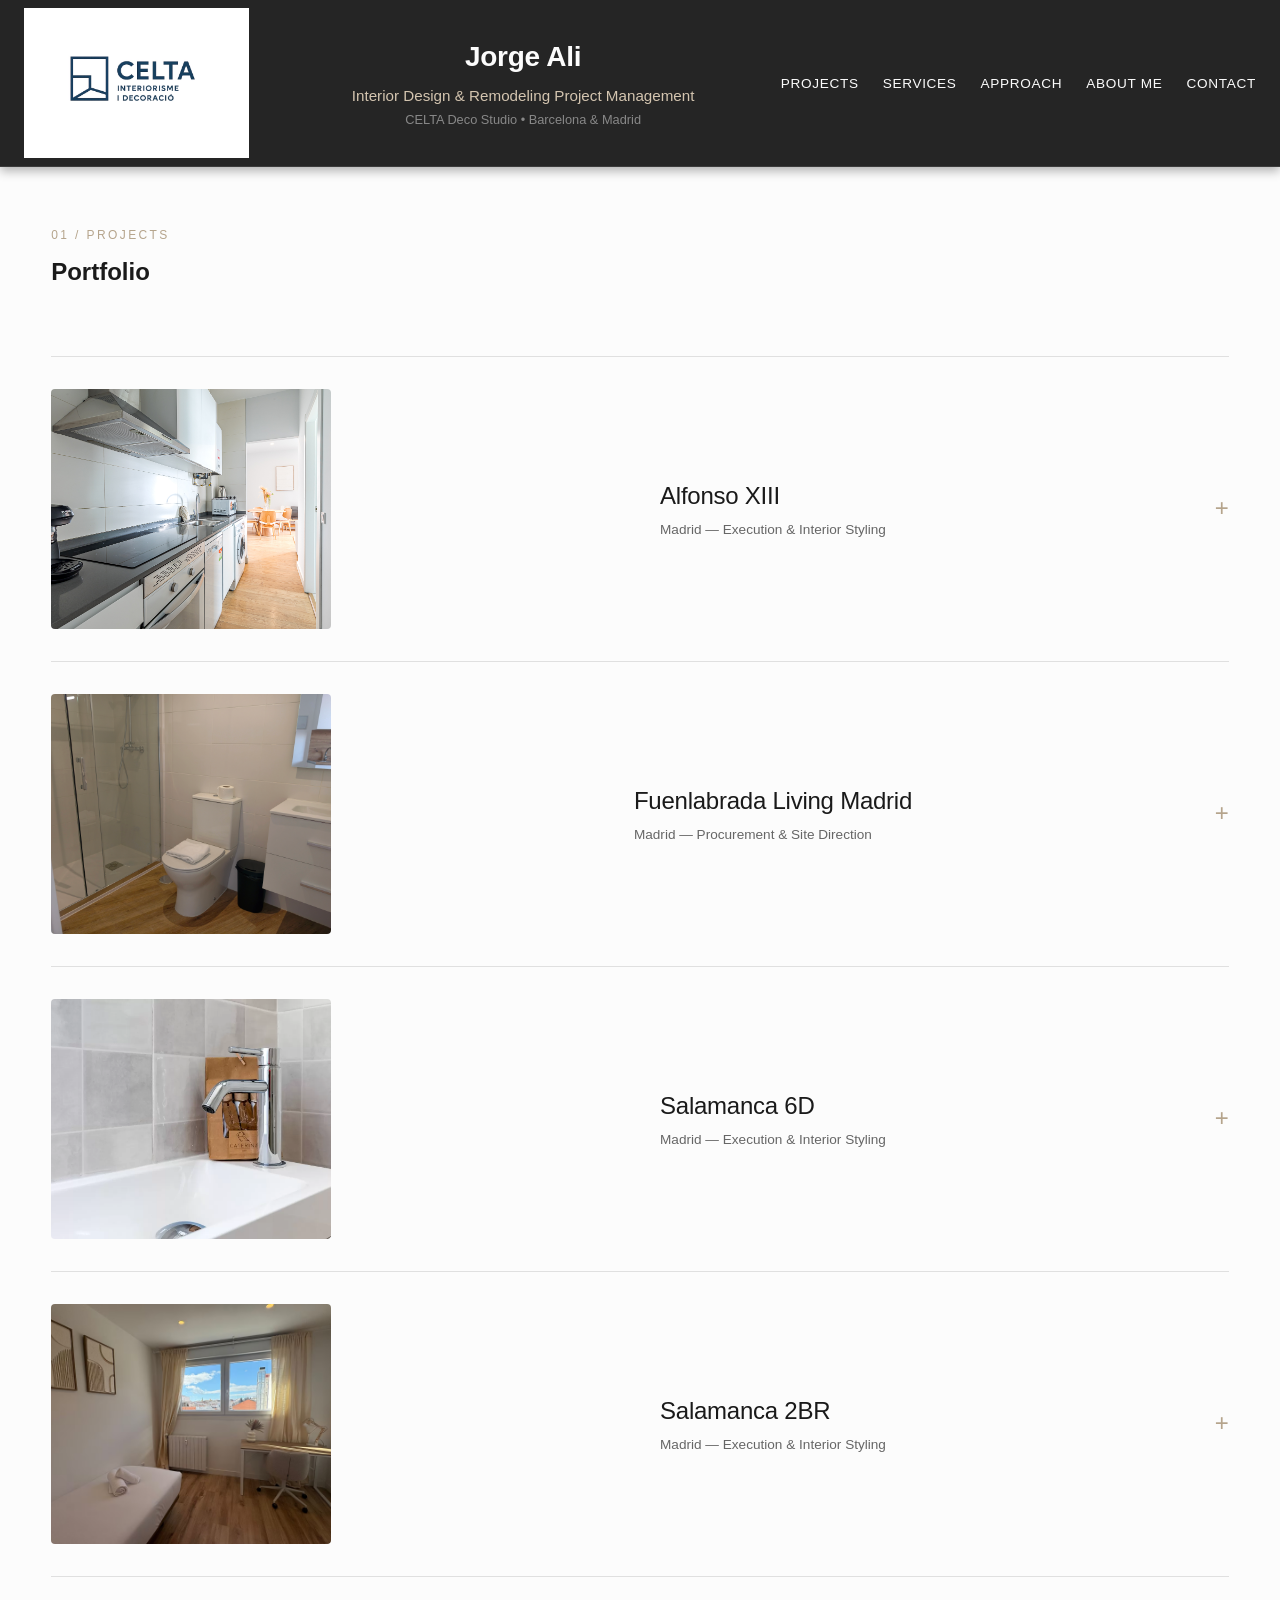
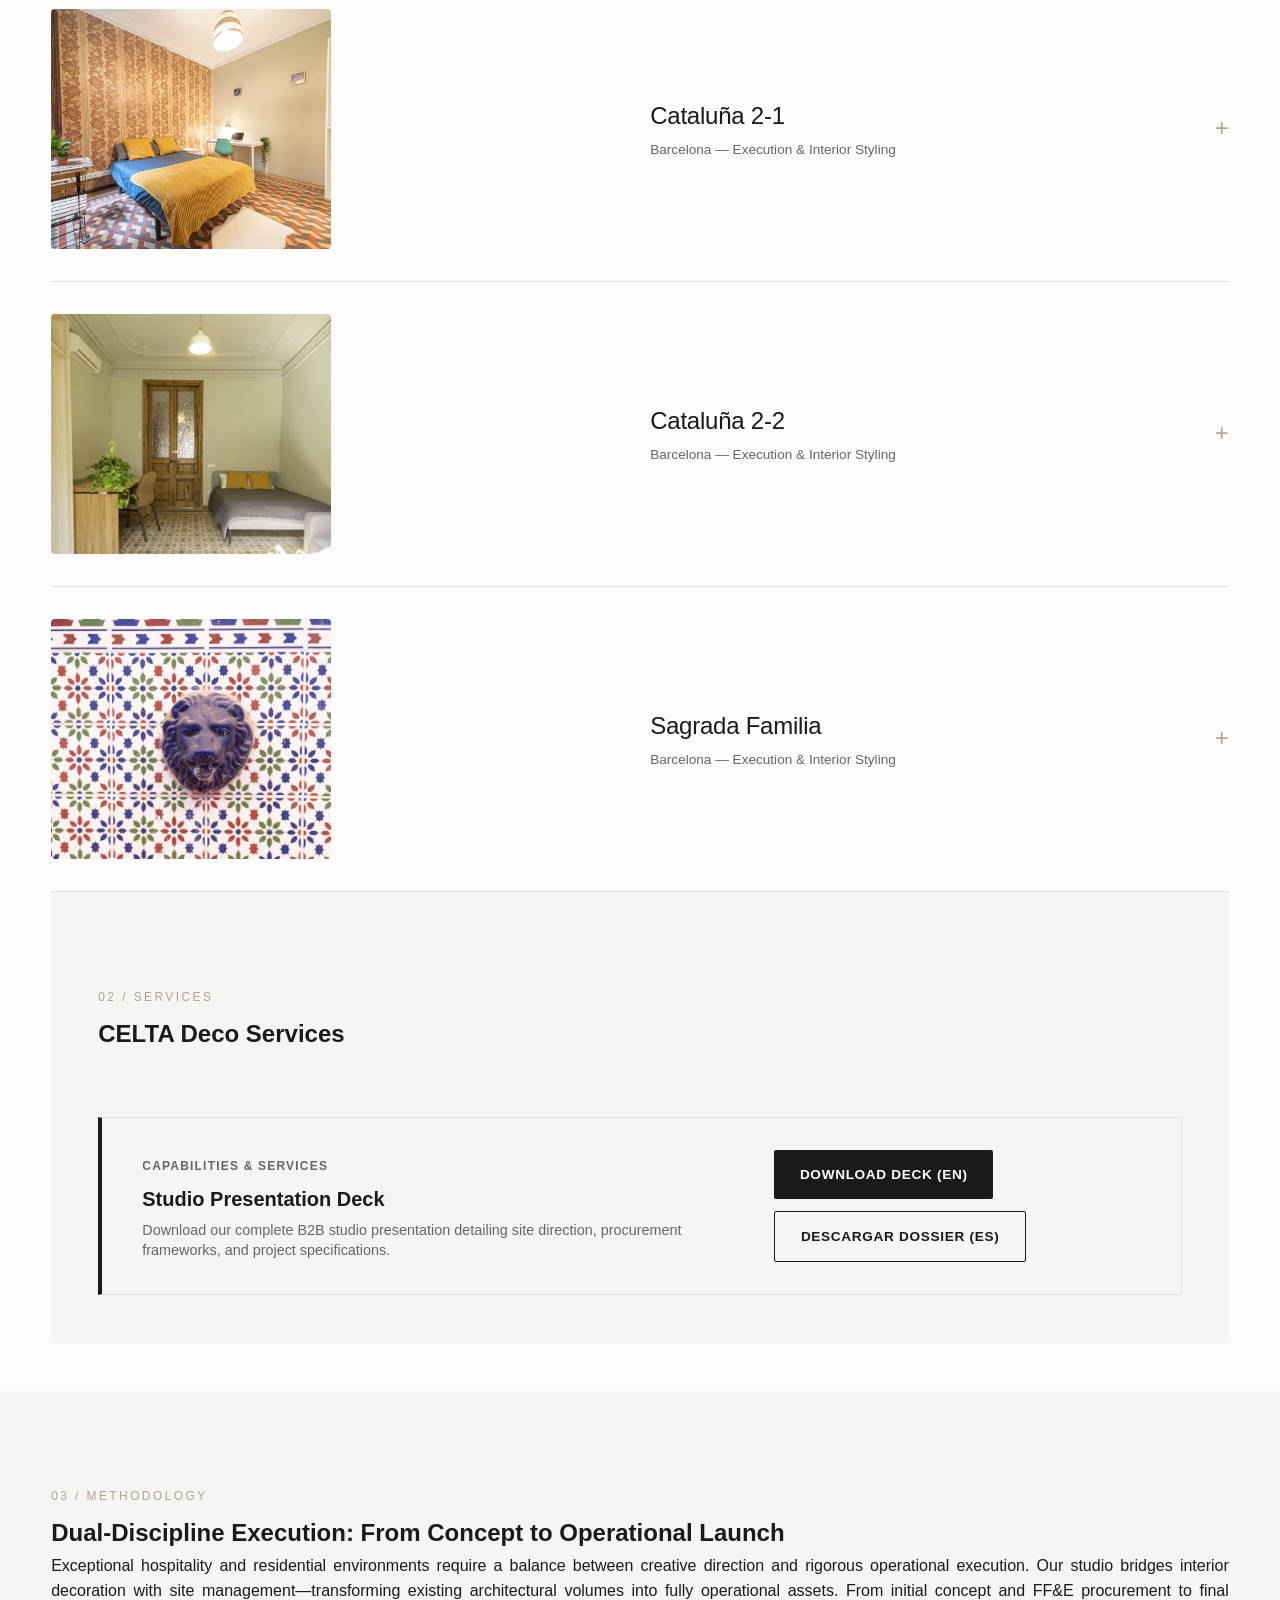
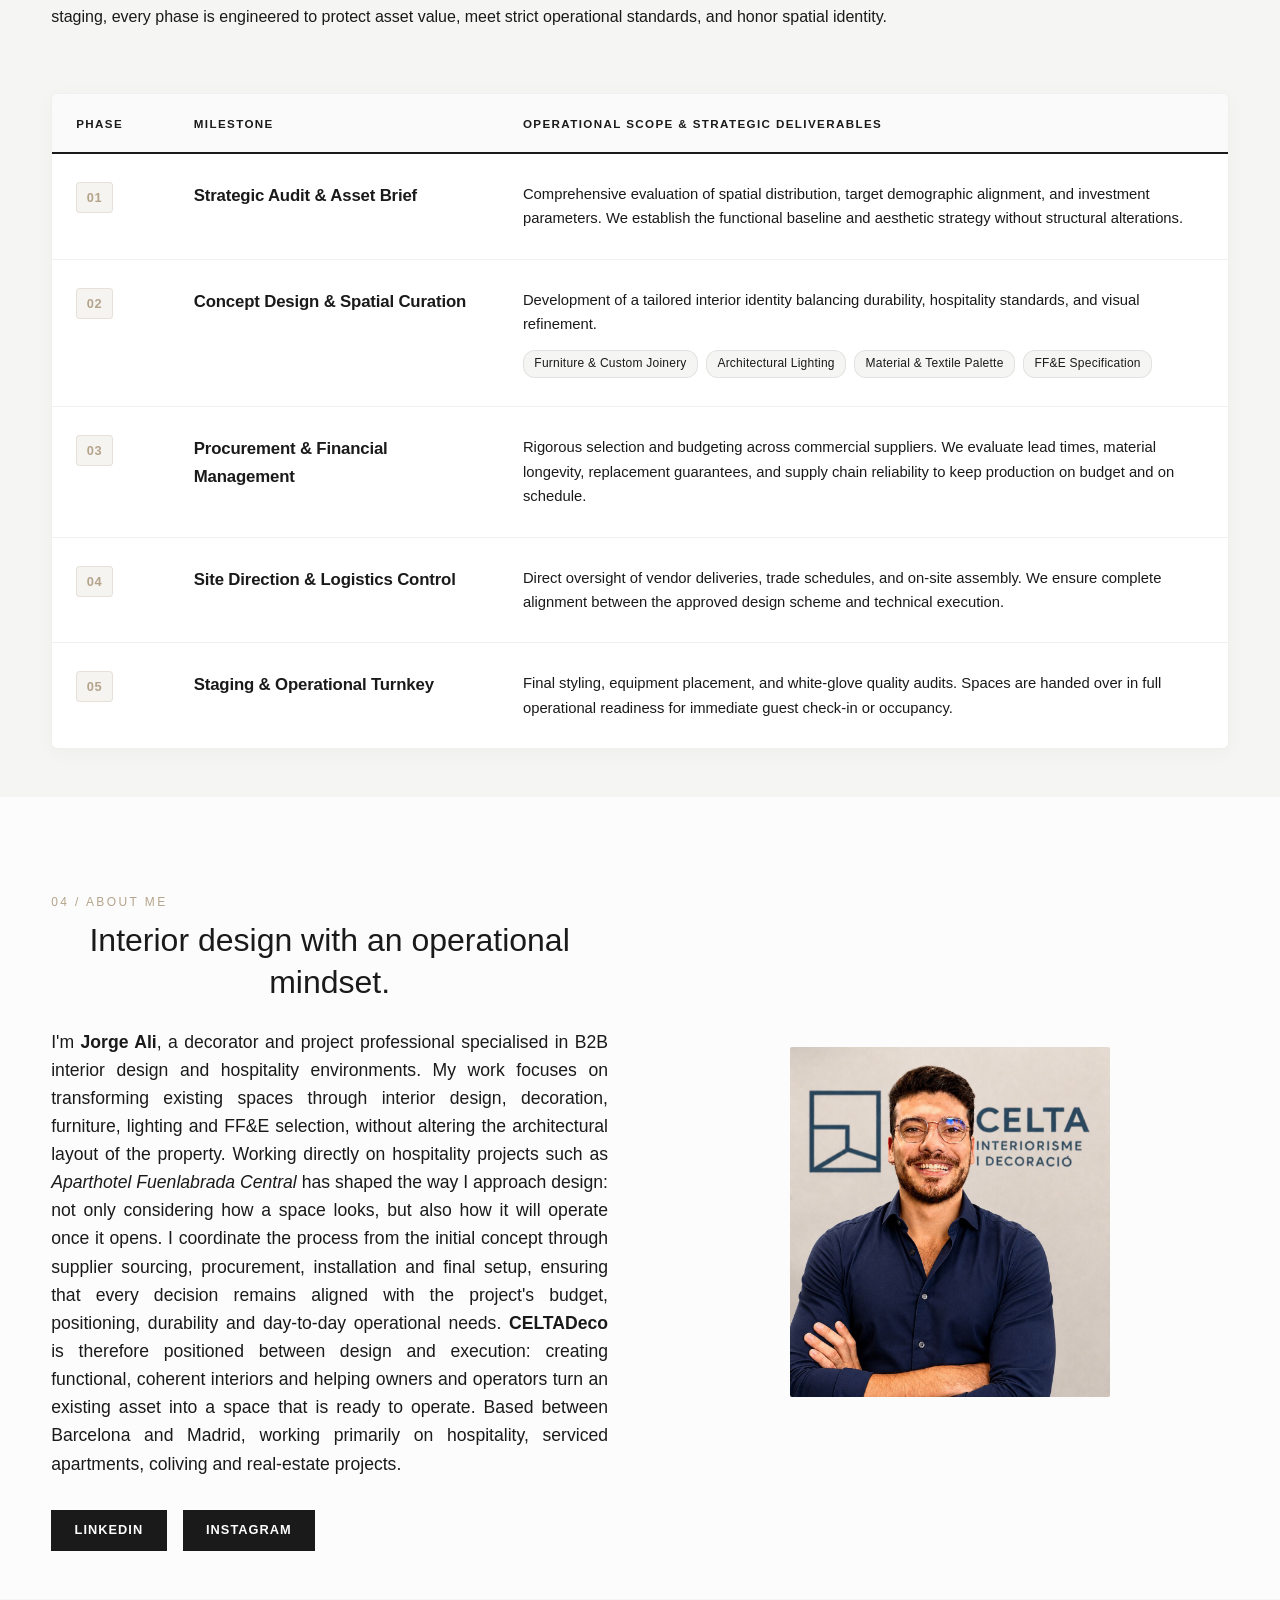
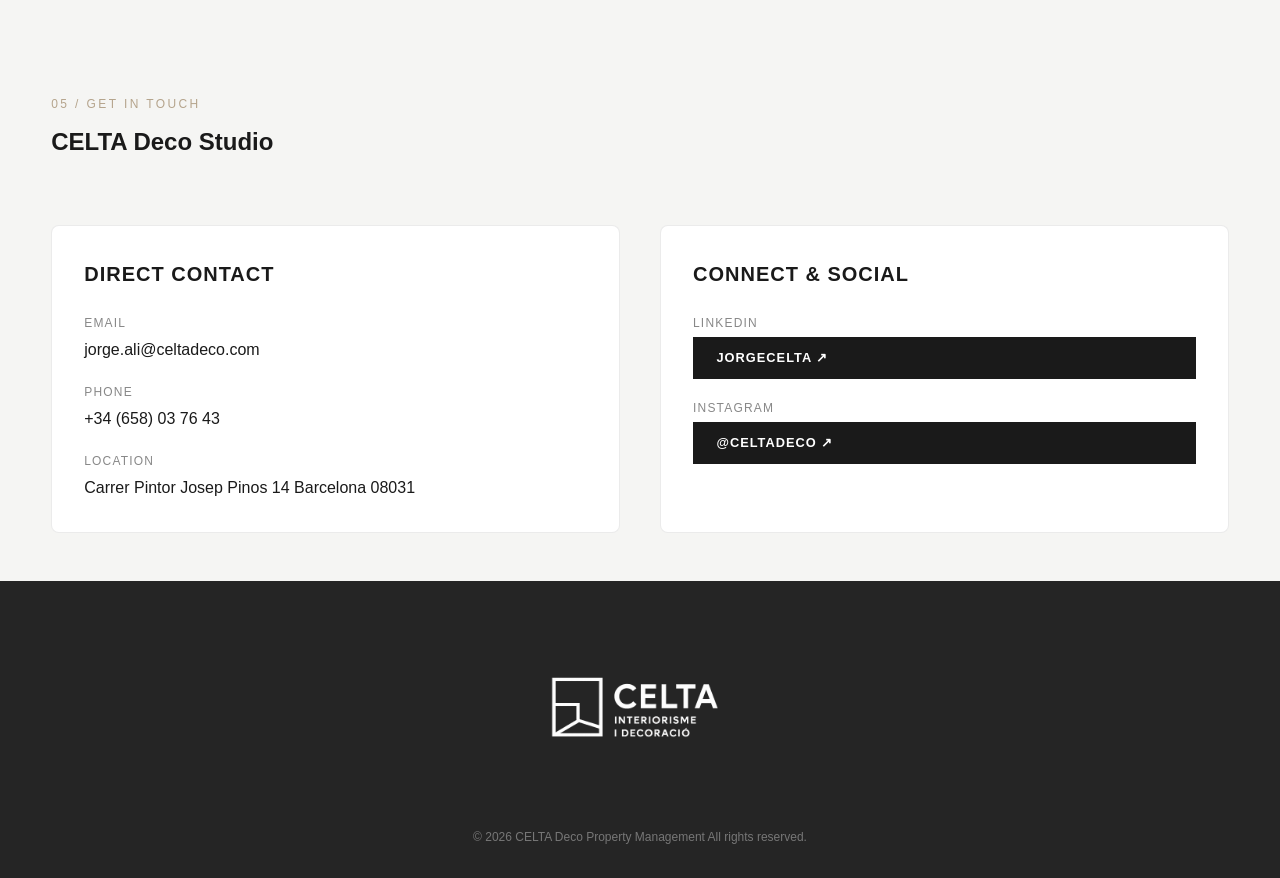
<file: index.html>
<!DOCTYPE html>
<html lang="en">
  <head>
    <meta charset="UTF-8">
    <meta name="viewport" content="width=device-width, initial-scale=1.0">
    <title>CELTADeco | Interior Design & Project Management</title>
    <meta name="description" content="Professional portfolio of Jorge Ali - Full-time Independent Project Manager and Interior Designer for CELTADeco Studio S.L. across Barcelona and Madrid.">
    <link rel="stylesheet" href="css/style.css">
    <!-- Favicon link -->
    <!--    <link rel="icon" type="image/png" href="images/logo-diseno.png"> -->
    <link rel="icon" type="image/png" href="images/celta-favicon-512px.png">
  </head>
  
  
</head>
<body>
  
  <header class="site-header">
    <div class="header-container">
      <div class="logo-container">
        <a href="#portfolio">
          <img src="images/Image.jpeg" alt="CELTA Deco Logo" class="header-logo">
        </a>
      </div>
      
      <div class="hero-title-block">
        <h1>Jorge Ali</h1>
        <p class="subtitle">Interior Design & Remodeling Project Management</p>
        <p class="sub-subtitle">CELTA Deco Studio • Barcelona & Madrid</p>
      </div>
      
      <nav class="main-nav">
        <ul>
          <li><a href="#portfolio">PROJECTS</a></li>
          <li><a href="#services">SERVICES</a></li>
          <li><a href="#approach">APPROACH</a></li>
          <li><a href="#about">ABOUT ME</a></li>
          <li><a href="#contact">CONTACT</a></li>
        </ul>
      </nav>
      
    </div>
  </header>
  
  <main>
    <!-- Section 01: Portfolio -->
    <section id="portfolio" class="section-container">
      <div class="section-header">
        <span class="tracer">01 / Projects</span>
        <h2>Portfolio</h2>
      </div>
      
      <div class="project-accordion-list">
        <!-- Project 1: Alfonso XIII -->
        <details class="project-accordion-item">
          <summary class="project-list-trigger">
            <img src="images/Alfonso XIII/RESOLUCION WEB/Santa Hortensia, 12 1E 01.jpg" alt="Alfonso XIII interior view" class="rotating-thumb">
            <div class="trigger-meta">
              <span class="project-title">Alfonso XIII</span>
              <span class="project-loc">Madrid &mdash; Execution & Interior Styling</span>
            </div>
            <span class="accordion-arrow">&#43;</span>
          </summary>
	  
          <div class="project-drawer-wrapper project-card">
            <figure class="accordion-figure">
              <div class="img-scroll-container">
                <img src="images/Alfonso XIII/RESOLUCION WEB/Santa Hortensia, 12 1E 01.jpg" class="main-showcase-img" alt="Completed residential interior space in Madrid" loading="lazy">
              </div>
            </figure>
            <div class="drawer-thumbnail-container">
              <h4>Project Assets Gallery</h4>
              <div class="drawer-content-grid">
                <img src="images/Alfonso XIII/RESOLUCION WEB/Santa Hortensia, 12 1E 01.jpg" class="drawer-thumbnail" alt="Alfonso XIII detail view" loading="lazy">
                <img src="images/Alfonso XIII/RESOLUCION WEB/Santa Hortensia, 12 1E 02.jpg" class="drawer-thumbnail" alt="Alfonso XIII detail view" loading="lazy">
                <img src="images/Alfonso XIII/RESOLUCION WEB/Santa Hortensia, 12 1E 03.jpg" class="drawer-thumbnail" alt="Alfonso XIII detail view" loading="lazy">
                <img src="images/Alfonso XIII/RESOLUCION WEB/Santa Hortensia, 12 1E 05.jpg" class="drawer-thumbnail" alt="Alfonso XIII detail view" loading="lazy">
                <img src="images/Alfonso XIII/RESOLUCION WEB/Santa Hortensia, 12 1E 06.jpg" class="drawer-thumbnail" alt="Alfonso XIII detail view" loading="lazy">
                <img src="images/Alfonso XIII/RESOLUCION WEB/Santa Hortensia, 12 1E 07.jpg" class="drawer-thumbnail" alt="Alfonso XIII detail view" loading="lazy">
                <img src="images/Alfonso XIII/RESOLUCION WEB/Santa Hortensia, 12 1E 08.jpg" class="drawer-thumbnail" alt="Alfonso XIII detail view" loading="lazy">
                <img src="images/Alfonso XIII/RESOLUCION WEB/Santa Hortensia, 12 1E 09.jpg" class="drawer-thumbnail" alt="Alfonso XIII detail view" loading="lazy">
                <img src="images/Alfonso XIII/RESOLUCION WEB/Santa Hortensia, 12 1E 11.jpg" class="drawer-thumbnail" alt="Alfonso XIII detail view" loading="lazy">
                <img src="images/Alfonso XIII/RESOLUCION WEB/Santa Hortensia, 12 1E 12.jpg" class="drawer-thumbnail" alt="Alfonso XIII detail view" loading="lazy">
              </div>
            </div>
          </div>
        </details>
        
        <!-- Project 2: Fuenlabrada Living -->
        <details class="project-accordion-item">
          <summary class="project-list-trigger">
            <img src="images/Fuenlabrada/fotos/IMG_20260530_211927.jpg" alt="Fuenlabrada living detail view" class="rotating-thumb">
            <div class="trigger-meta">
              <span class="project-title">Fuenlabrada Living Madrid</span>
              <span class="project-loc">Madrid &mdash; Procurement & Site Direction</span>
            </div>
            <span class="accordion-arrow">&#43;</span>                      
          </summary>
          
          <div class="project-drawer-wrapper project-card">
            <figure class="accordion-figure">
              <div class="img-scroll-container">
                <img src="images/Fuenlabrada/fotos/IMG_20260530_212148.jpg" class="main-showcase-img" alt="Completed high-end space in Madrid" loading="lazy">
              </div>
            </figure>
            <div class="drawer-thumbnail-container">
              <h4>Fuenlabrada Assets Gallery</h4>
              <div class="drawer-content-grid">
                <img src="images/Fuenlabrada/fotos/IMG_20260530_211927.jpg" class="drawer-thumbnail" alt="Fuenlabrada living detail view" loading="lazy">
                <img src="images/Fuenlabrada/fotos/IMG_20260530_212148.jpg" class="drawer-thumbnail" alt="Fuenlabrada living detail view" loading="lazy">
                <img src="images/Fuenlabrada/fotos/IMG_20260530_212248.jpg" class="drawer-thumbnail" alt="Fuenlabrada living detail view" loading="lazy">
                <img src="images/Fuenlabrada/fotos/IMG_20260531_204248.jpg" class="drawer-thumbnail" alt="Fuenlabrada living detail view" loading="lazy">
                <img src="images/Fuenlabrada/fotos/IMG_20260531_204346.jpg" class="drawer-thumbnail" alt="Fuenlabrada living detail view" loading="lazy">
                <img src="images/Fuenlabrada/fotos/IMG_20260531_205026.jpg" class="drawer-thumbnail" alt="Fuenlabrada living detail view" loading="lazy">
                <img src="images/Fuenlabrada/fotos/IMG_20260531_205425.jpg" class="drawer-thumbnail" alt="Fuenlabrada living detail view" loading="lazy">
                <img src="images/Fuenlabrada/fotos/IMG_20260531_205904.jpg" class="drawer-thumbnail" alt="Fuenlabrada living detail view" loading="lazy">
                <img src="images/Fuenlabrada/fotos/IMG_20260531_210906.jpg" class="drawer-thumbnail" alt="Fuenlabrada living detail view" loading="lazy">
                <img src="images/Fuenlabrada/fotos/IMG_20260531_211109.jpg" class="drawer-thumbnail" alt="Fuenlabrada living detail view" loading="lazy">
                <img src="images/Fuenlabrada/fotos/IMG_20260531_211310.jpg" class="drawer-thumbnail" alt="Fuenlabrada living detail view" loading="lazy">
                <img src="images/Fuenlabrada/fotos/IMG_20260531_211745.jpg" class="drawer-thumbnail" alt="Fuenlabrada living detail view" loading="lazy">
                <img src="images/Fuenlabrada/fotos/IMG_20260531_212429.jpg" class="drawer-thumbnail" alt="Fuenlabrada living detail view" loading="lazy">
                <img src="images/Fuenlabrada/fotos/IMG_20260531_212650.jpg" class="drawer-thumbnail" alt="Fuenlabrada living detail view" loading="lazy">
                <img src="images/Fuenlabrada/fotos/IMG_20260531_213623.jpg" class="drawer-thumbnail" alt="Fuenlabrada living detail view" loading="lazy">
                <img src="images/Fuenlabrada/fotos/IMG_20260531_214029.jpg" class="drawer-thumbnail" alt="Fuenlabrada living detail view" loading="lazy">
                <img src="images/Fuenlabrada/fotos/IMG_20260604_103545.jpg" class="drawer-thumbnail" alt="Fuenlabrada living detail view" loading="lazy">
              </div>
            </div>
          </div>
        </details>
	
        <!-- Project 3: Salamanca 6D -->
        <details class="project-accordion-item">
          <summary class="project-list-trigger">
            <img src="images/Salamanca 6D/Salamanca 1BR + Balcony/1944452091.webp" alt="Salamanca 6D detail view" class="rotating-thumb">
            <div class="trigger-meta">
              <span class="project-title">Salamanca 6D</span>
              <span class="project-loc">Madrid &mdash; Execution & Interior Styling</span>
            </div>
            <span class="accordion-arrow">&#43;</span>
          </summary>
          
          <div class="project-drawer-wrapper project-card">
            <figure class="accordion-figure">
              <div class="img-scroll-container">
                <img src="images/Salamanca 6D/Salamanca 1BR + Balcony/1944452091.webp" class="main-showcase-img" alt="Completed residential interior space in Madrid" loading="lazy">
              </div>
            </figure>
            <div class="drawer-thumbnail-container">
              <h4>Project Salamanca 6D Assets Gallery</h4>
              <div class="drawer-content-grid">
                <img src="images/Salamanca 6D/Salamanca 1BR + Balcony/1944452113.webp" class="drawer-thumbnail" alt="Salamanca interior view" loading="lazy">
                <img src="images/Salamanca 6D/Salamanca 1BR + Balcony/1944452114.webp" class="drawer-thumbnail" alt="Salamanca interior view" loading="lazy">
                <img src="images/Salamanca 6D/Salamanca 1BR + Balcony/1944452115.webp" class="drawer-thumbnail" alt="Salamanca interior view" loading="lazy">
                <img src="images/Salamanca 6D/Salamanca 1BR + Balcony/1944452159.webp" class="drawer-thumbnail" alt="Salamanca interior view" loading="lazy">
                <img src="images/Salamanca 6D/Salamanca 1BR + Balcony/1944452201.webp" class="drawer-thumbnail" alt="Salamanca interior view" loading="lazy">
                <img src="images/Salamanca 6D/Salamanca 1BR + Balcony/1944452205.webp" class="drawer-thumbnail" alt="Salamanca interior view" loading="lazy">
                <img src="images/Salamanca 6D/Salamanca 1BR + Balcony/1944452244.webp" class="drawer-thumbnail" alt="Salamanca interior view" loading="lazy">
                <img src="images/Salamanca 6D/Salamanca 1BR + Balcony/1944452256.webp" class="drawer-thumbnail" alt="Salamanca interior view" loading="lazy">
                <img src="images/Salamanca 6D/Salamanca 1BR + Balcony/1944452272.webp" class="drawer-thumbnail" alt="Salamanca interior view" loading="lazy">
                <img src="images/Salamanca 6D/Salamanca 1BR + Balcony/1944452331.webp" class="drawer-thumbnail" alt="Salamanca interior view" loading="lazy">
                <img src="images/Salamanca 6D/Salamanca 1BR + Balcony/1944452334.webp" class="drawer-thumbnail" alt="Salamanca interior view" loading="lazy">
                <img src="images/Salamanca 6D/Salamanca 1BR + Balcony/1944452376.webp" class="drawer-thumbnail" alt="Salamanca interior view" loading="lazy">
                <img src="images/Salamanca 6D/Salamanca 1BR + Balcony/1944452377.webp" class="drawer-thumbnail" alt="Salamanca interior view" loading="lazy">
                <img src="images/Salamanca 6D/Salamanca 1BR + Balcony/1944452383.webp" class="drawer-thumbnail" alt="Salamanca interior view" loading="lazy">
              </div>
            </div>
          </div>
        </details>
	
        <!-- Project 4: Salamanca 2BR -->
        <details class="project-accordion-item">
          <summary class="project-list-trigger">
            <img src="images/Salamanca 2BR terraza 8A-20260703T140030Z-3-001/Salamanca 2BR terraza 8A/2ee61841-87d5-4575-8065-a1aea3758785.avif" alt="Salamanca 2BR detail view" class="rotating-thumb">
            <div class="trigger-meta">
              <span class="project-title">Salamanca 2BR</span>
              <span class="project-loc">Madrid &mdash; Execution & Interior Styling</span>
            </div>
            <span class="accordion-arrow">&#43;</span>
          </summary>
          
          <div class="project-drawer-wrapper project-card">
            <figure class="accordion-figure">
              <div class="img-scroll-container">
                <img src="images/Salamanca 2BR terraza 8A-20260703T140030Z-3-001/Salamanca 2BR terraza 8A/2ee61841-87d5-4575-8065-a1aea3758785.avif" class="main-showcase-img"
		     alt="Completed residential interior space in Madrid" loading="lazy">
              </div>
            </figure>
            <div class="drawer-thumbnail-container">
              <h4>Project Salamanca 2BR Assets Gallery</h4>
              <div class="drawer-content-grid">
                <img src="images/Salamanca 2BR terraza 8A-20260703T140030Z-3-001/Salamanca 2BR terraza 8A/5d6b1681-4596-4d43-bb55-55ff7c0dfa50.avif" class="drawer-thumbnail" alt="Salamanca 2BR detail view" loading="lazy">
                <img src="images/Salamanca 2BR terraza 8A-20260703T140030Z-3-001/Salamanca 2BR terraza 8A/5f273db3-bd89-4576-b7d2-3bfad9d244c1.avif" class="drawer-thumbnail" alt="Salamanca 2BR detail view" loading="lazy">
                <img src="images/Salamanca 2BR terraza 8A-20260703T140030Z-3-001/Salamanca 2BR terraza 8A/60aa484b-573d-4368-bd5c-c70d469bf465.avif" class="drawer-thumbnail" alt="Salamanca 2BR detail view" loading="lazy">
                <img src="images/Salamanca 2BR terraza 8A-20260703T140030Z-3-001/Salamanca 2BR terraza 8A/62f4ee82-8459-4f1d-a538-591a3eccc42f.avif" class="drawer-thumbnail" alt="Salamanca 2BR detail view" loading="lazy">
                <img src="images/Salamanca 2BR terraza 8A-20260703T140030Z-3-001/Salamanca 2BR terraza 8A/7709b6e8-8921-49df-888e-499f91376e9f.avif" class="drawer-thumbnail" alt="Salamanca 2BR detail view" loading="lazy">
                <img src="images/Salamanca 2BR terraza 8A-20260703T140030Z-3-001/Salamanca 2BR terraza 8A/70031b7d-7684-4878-acb0-b341ceb8d827.avif" class="drawer-thumbnail" alt="Salamanca 2BR detail view" loading="lazy">
                <img src="images/Salamanca 2BR terraza 8A-20260703T140030Z-3-001/Salamanca 2BR terraza 8A/306355fb-c232-46ec-ba09-bf3ef0b3e1d7.avif" class="drawer-thumbnail" alt="Salamanca 2BR detail view" loading="lazy">
                <img src="images/Salamanca 2BR terraza 8A-20260703T140030Z-3-001/Salamanca 2BR terraza 8A/684906e8-8ba1-44f2-8d96-14b8e107571a.jpeg" class="drawer-thumbnail" alt="Salamanca 2BR detail view" loading="lazy">
                <img src="images/Salamanca 2BR terraza 8A-20260703T140030Z-3-001/Salamanca 2BR terraza 8A/02991952-1897-4030-abf0-e70210a06e19.avif" class="drawer-thumbnail" alt="Salamanca 2BR detail view" loading="lazy">
                <img src="images/Salamanca 2BR terraza 8A-20260703T140030Z-3-001/Salamanca 2BR terraza 8A/66096992-1b59-4324-80a8-6a1552c278a7.avif" class="drawer-thumbnail" alt="Salamanca 2BR detail view" loading="lazy">
                <img src="images/Salamanca 2BR terraza 8A-20260703T140030Z-3-001/Salamanca 2BR terraza 8A/a95aa6ad-0380-433d-b0bb-7069203fe2c8.avif" class="drawer-thumbnail" alt="Salamanca 2BR detail view" loading="lazy">
                <img src="images/Salamanca 2BR terraza 8A-20260703T140030Z-3-001/Salamanca 2BR terraza 8A/ae5f8fab-a62f-4f72-b0ae-d671570f4330.avif" class="drawer-thumbnail" alt="Salamanca 2BR detail view" loading="lazy">
                <img src="images/Salamanca 2BR terraza 8A-20260703T140030Z-3-001/Salamanca 2BR terraza 8A/c54ffa5a-b6df-4147-bbd3-09a8f72af0c3.avif" class="drawer-thumbnail" alt="Salamanca 2BR detail view" loading="lazy">
                <img src="images/Salamanca 2BR terraza 8A-20260703T140030Z-3-001/Salamanca 2BR terraza 8A/deb94c87-837a-4405-aadd-1e87ae89dc81.avif" class="drawer-thumbnail" alt="Salamanca 2BR detail view" loading="lazy">
                <img src="images/Salamanca 2BR terraza 8A-20260703T140030Z-3-001/Salamanca 2BR terraza 8A/ef9e4734-53aa-4ea6-840a-f47e9da49541.avif" class="drawer-thumbnail" alt="Salamanca 2BR detail view" loading="lazy">
              </div>
            </div>
          </div>
        </details>
	
        <!-- Project 5: Cataluna 2-1 -->
        <details class="project-accordion-item">
          <summary class="project-list-trigger">
            <img src="images/Cataluna 2-1 OLD ROOMS4U/Cataluna 2-1/Pasillo4.webp" alt="Cataluna 2-1 detail view" class="rotating-thumb">
            <div class="trigger-meta">
              <span class="project-title">Catalu&ntilde;a 2-1</span>
              <span class="project-loc">Barcelona &mdash; Execution & Interior Styling</span>
            </div>
            <span class="accordion-arrow">&#43;</span>
          </summary>
          
          <div class="project-drawer-wrapper project-card">
            <figure class="accordion-figure">
              <div class="img-scroll-container">
                <img src="images/Cataluna 2-1 OLD ROOMS4U/Cataluna 2-1/Pasillo4.webp" class="main-showcase-img" alt="Completed residential interior space in Barcelona" loading="lazy">
              </div>
            </figure>
            <div class="drawer-thumbnail-container">
              <h4>Project Catalu&ntilde;a 2-1 Assets Gallery</h4>
              <div class="drawer-content-grid">
                <img src="images/Cataluna 2-1 OLD ROOMS4U/Cataluna 2-1/Pasillo4.webp" class="drawer-thumbnail" alt="Cataluna 2-1 detail view" loading="lazy">
                <img src="images/Cataluna 2-1 OLD ROOMS4U/Cataluna 2-1/Pasillo6.webp" class="drawer-thumbnail" alt="Cataluna 2-1 detail view" loading="lazy">
                <img src="images/Cataluna 2-1 OLD ROOMS4U/Cataluna 2-1/Pasillo7.webp" class="drawer-thumbnail" alt="Cataluna 2-1 detail view" loading="lazy">
                <img src="images/Cataluna 2-1 OLD ROOMS4U/Cataluna 2-1/room1-4.webp" class="drawer-thumbnail" alt="Cataluna 2-1 detail view" loading="lazy">
                <img src="images/Cataluna 2-1 OLD ROOMS4U/Cataluna 2-1/room2-2.webp" class="drawer-thumbnail" alt="Cataluna 2-1 detail view" loading="lazy">
                <img src="images/Cataluna 2-1 OLD ROOMS4U/Cataluna 2-1/room5-1.webp" class="drawer-thumbnail" alt="Cataluna 2-1 detail view" loading="lazy">
              </div>
            </div>
          </div>
        </details>
	
        <!-- Project 6: Cataluna 2-2 -->
        <details class="project-accordion-item">
          <summary class="project-list-trigger">
            <img src="images/Cataluna 2-2 (old) ROOMS4U/Cataluna 2-2 (old)/DSC_7747.webp" alt="Cataluna 2-2 detail view" class="rotating-thumb">
            <div class="trigger-meta">
              <span class="project-title">Catalu&ntilde;a 2-2</span>
              <span class="project-loc">Barcelona &mdash; Execution & Interior Styling</span>
            </div>
            <span class="accordion-arrow">&#43;</span>
          </summary>
          
          <div class="project-drawer-wrapper project-card">
            <figure class="accordion-figure">
              <div class="img-scroll-container">
                <img src="images/Cataluna 2-2 (old) ROOMS4U/Cataluna 2-2 (old)/DSC_7747.webp" class="main-showcase-img" alt="Completed residential interior space in Barcelona" loading="lazy">
              </div>
            </figure>
            <div class="drawer-thumbnail-container">
              <h4>Project Catalu&ntilde;a 2-2 Assets Gallery</h4>
              <div class="drawer-content-grid">
                <img src="images/Cataluna 2-2 (old) ROOMS4U/Cataluna 2-2 (old)/DSC_7747.webp" class="drawer-thumbnail" alt="Cataluna 2-2 detail view" loading="lazy">
                <img src="images/Cataluna 2-2 (old) ROOMS4U/Cataluna 2-2 (old)/DSC_7753-HDR.webp" class="drawer-thumbnail" alt="Cataluna 2-2 detail view" loading="lazy">
                <img src="images/Cataluna 2-2 (old) ROOMS4U/Cataluna 2-2 (old)/DSC_7792.webp" class="drawer-thumbnail" alt="Cataluna 2-2 detail view" loading="lazy">
                <img src="images/Cataluna 2-2 (old) ROOMS4U/Cataluna 2-2 (old)/ROOM3-3-1.webp" class="drawer-thumbnail" alt="Cataluna 2-2 detail view" loading="lazy">
                <img src="images/Cataluna 2-2 (old) ROOMS4U/Cataluna 2-2 (old)/ROOM4-2-1.webp" class="drawer-thumbnail" alt="Cataluna 2-2 detail view" loading="lazy">
              </div>
            </div>
          </div>
        </details>
	
        <!-- Project 7: Sagrada Familia -->
        <details class="project-accordion-item">
          <summary class="project-list-trigger">
            <img src="images/Sagrada Familia/WhatsApp Image 2023-12-17 at 17.57.21 (1).jpeg" alt="Sagrada Familia detail view" class="rotating-thumb">
            <div class="trigger-meta">
              <span class="project-title">Sagrada Familia</span>
              <span class="project-loc">Barcelona &mdash; Execution & Interior Styling</span>
            </div>
            <span class="accordion-arrow">&#43;</span>
          </summary>
          
          <div class="project-drawer-wrapper project-card">
            <figure class="accordion-figure">
              <div class="img-scroll-container">
                <img src="images/Sagrada Familia/WhatsApp Image 2023-12-17 at 17.57.21 (1).jpeg" class="main-showcase-img" alt="Completed residential interior space in Barcelona" loading="lazy">
              </div>
            </figure>
            <div class="drawer-thumbnail-container">
              <h4>Project Sagrada Familia Assets Gallery</h4>
              <div class="drawer-content-grid">
                <img src="images/Sagrada Familia/WhatsApp Image 2023-12-17 at 17.57.21 (1).jpeg" class="drawer-thumbnail" alt="Sagrada Familia detail view" loading="lazy">
                <img src="images/Sagrada Familia/WhatsApp Image 2023-12-17 at 17.57.21 (2).jpeg" class="drawer-thumbnail" alt="Sagrada Familia detail view" loading="lazy">
                <img src="images/Sagrada Familia/WhatsApp Image 2023-12-17 at 17.57.21 (3).jpeg" class="drawer-thumbnail" alt="Sagrada Familia detail view" loading="lazy">
                <img src="images/Sagrada Familia/WhatsApp Image 2023-12-17 at 17.57.21 (4).jpeg" class="drawer-thumbnail" alt="Sagrada Familia detail view" loading="lazy">
                <img src="images/Sagrada Familia/WhatsApp Image 2023-12-17 at 17.57.21 (5).jpeg" class="drawer-thumbnail" alt="Sagrada Familia detail view" loading="lazy">
                <img src="images/Sagrada Familia/WhatsApp Image 2023-12-17 at 17.57.21 (6).jpeg" class="drawer-thumbnail" alt="Sagrada Familia detail view" loading="lazy">
                <img src="images/Sagrada Familia/WhatsApp Image 2023-12-17 at 17.57.21 (7).jpeg" class="drawer-thumbnail" alt="Sagrada Familia detail view" loading="lazy">
                <img src="images/Sagrada Familia/WhatsApp Image 2023-12-17 at 17.57.21 (8).jpeg" class="drawer-thumbnail" alt="Sagrada Familia detail view" loading="lazy">
                <img src="images/Sagrada Familia/WhatsApp Image 2023-12-17 at 17.57.21 (9).jpeg" class="drawer-thumbnail" alt="Sagrada Familia detail view" loading="lazy">
                <img src="images/Sagrada Familia/WhatsApp Image 2023-12-17 at 17.57.21 (10).jpeg" class="drawer-thumbnail" alt="Sagrada Familia detail view" loading="lazy">
                <img src="images/Sagrada Familia/WhatsApp Image 2023-12-17 at 17.57.21 (11).jpeg" class="drawer-thumbnail" alt="Sagrada Familia detail view" loading="lazy">
                <img src="images/Sagrada Familia/WhatsApp Image 2023-12-17 at 17.57.21 (12).jpeg" class="drawer-thumbnail" alt="Sagrada Familia detail view" loading="lazy">
                <img src="images/Sagrada Familia/WhatsApp Image 2023-12-17 at 17.57.21 (13).jpeg" class="drawer-thumbnail" alt="Sagrada Familia detail view" loading="lazy">
                <img src="images/Sagrada Familia/WhatsApp Image 2023-12-17 at 17.57.21 (14).jpeg" class="drawer-thumbnail" alt="Sagrada Familia detail view" loading="lazy">
                <img src="images/Sagrada Familia/WhatsApp Image 2023-12-17 at 17.57.21 (15).jpeg" class="drawer-thumbnail" alt="Sagrada Familia detail view" loading="lazy">
                <img src="images/Sagrada Familia/WhatsApp Image 2023-12-17 at 17.57.21 (16).jpeg" class="drawer-thumbnail" alt="Sagrada Familia detail view" loading="lazy">
                <img src="images/Sagrada Familia/WhatsApp Image 2023-12-17 at 17.57.21 (17).jpeg" class="drawer-thumbnail" alt="Sagrada Familia detail view" loading="lazy">
                <img src="images/Sagrada Familia/WhatsApp Image 2023-12-17 at 17.57.21 (18).jpeg" class="drawer-thumbnail" alt="Sagrada Familia detail view" loading="lazy">
                <img src="images/Sagrada Familia/WhatsApp Image 2023-12-17 at 17.57.21 (19).jpeg" class="drawer-thumbnail" alt="Sagrada Familia detail view" loading="lazy">
                <img src="images/Sagrada Familia/WhatsApp Image 2023-12-17 at 17.57.21 (20).jpeg" class="drawer-thumbnail" alt="Sagrada Familia detail view" loading="lazy">
                <img src="images/Sagrada Familia/WhatsApp Image 2023-12-17 at 17.57.21 (21).jpeg" class="drawer-thumbnail" alt="Sagrada Familia detail view" loading="lazy">
                <img src="images/Sagrada Familia/WhatsApp Image 2023-12-17 at 17.57.21 (22).jpeg" class="drawer-thumbnail" alt="Sagrada Familia detail view" loading="lazy">
                <img src="images/Sagrada Familia/WhatsApp Image 2023-12-17 at 17.57.21 (23).jpeg" class="drawer-thumbnail" alt="Sagrada Familia detail view" loading="lazy">
                <img src="images/Sagrada Familia/WhatsApp Image 2023-12-17 at 17.57.21 (24).jpeg" class="drawer-thumbnail" alt="Sagrada Familia detail view" loading="lazy">
                <img src="images/Sagrada Familia/WhatsApp Image 2023-12-17 at 17.57.21 (25).jpeg" class="drawer-thumbnail" alt="Sagrada Familia detail view" loading="lazy">
                <img src="images/Sagrada Familia/WhatsApp Image 2023-12-17 at 17.57.21 (26).jpeg" class="drawer-thumbnail" alt="Sagrada Familia detail view" loading="lazy">
                <img src="images/Sagrada Familia/WhatsApp Image 2023-12-17 at 17.57.21 (27).jpeg" class="drawer-thumbnail" alt="Sagrada Familia detail view" loading="lazy">
                <img src="images/Sagrada Familia/WhatsApp Image 2023-12-17 at 17.57.21 (28).jpeg" class="drawer-thumbnail" alt="Sagrada Familia detail view" loading="lazy">
                <img src="images/Sagrada Familia/WhatsApp Image 2023-12-17 at 17.57.21 (29).jpeg" class="drawer-thumbnail" alt="Sagrada Familia detail view" loading="lazy">
                <img src="images/Sagrada Familia/WhatsApp Image 2023-12-17 at 17.57.21 (30).jpeg" class="drawer-thumbnail" alt="Sagrada Familia detail view" loading="lazy">
                <img src="images/Sagrada Familia/WhatsApp Image 2023-12-17 at 17.57.21.jpeg" class="drawer-thumbnail" alt="Sagrada Familia detail view" loading="lazy">
                <img src="images/Sagrada Familia/WhatsApp Image 2023-12-17 at 17.57.22 (1).jpeg" class="drawer-thumbnail" alt="Sagrada Familia detail view" loading="lazy">
                <img src="images/Sagrada Familia/WhatsApp Image 2023-12-17 at 17.57.22 (2).jpeg" class="drawer-thumbnail" alt="Sagrada Familia detail view" loading="lazy">
                <img src="images/Sagrada Familia/WhatsApp Image 2023-12-17 at 17.57.22 (3).jpeg" class="drawer-thumbnail" alt="Sagrada Familia detail view" loading="lazy">
                <img src="images/Sagrada Familia/WhatsApp Image 2023-12-17 at 17.57.22 (4).jpeg" class="drawer-thumbnail" alt="Sagrada Familia detail view" loading="lazy">
                <img src="images/Sagrada Familia/WhatsApp Image 2023-12-17 at 17.57.22 (5).jpeg" class="drawer-thumbnail" alt="Sagrada Familia detail view" loading="lazy">
                <img src="images/Sagrada Familia/WhatsApp Image 2023-12-17 at 17.57.22 (6).jpeg" class="drawer-thumbnail" alt="Sagrada Familia detail view" loading="lazy">
                <img src="images/Sagrada Familia/WhatsApp Image 2023-12-17 at 17.57.22 (7).jpeg" class="drawer-thumbnail" alt="Sagrada Familia detail view" loading="lazy">
                <img src="images/Sagrada Familia/WhatsApp Image 2023-12-17 at 17.57.22 (8).jpeg" class="drawer-thumbnail" alt="Sagrada Familia detail view" loading="lazy">
                <img src="images/Sagrada Familia/WhatsApp Image 2023-12-17 at 17.57.22 (9).jpeg" class="drawer-thumbnail" alt="Sagrada Familia detail view" loading="lazy">
                <img src="images/Sagrada Familia/WhatsApp Image 2023-12-17 at 17.57.22 (10).jpeg" class="drawer-thumbnail" alt="Sagrada Familia detail view" loading="lazy">
                <img src="images/Sagrada Familia/WhatsApp Image 2023-12-17 at 17.57.22 (11).jpeg" class="drawer-thumbnail" alt="Sagrada Familia detail view" loading="lazy">
                <img src="images/Sagrada Familia/WhatsApp Image 2023-12-17 at 17.57.22 (12).jpeg" class="drawer-thumbnail" alt="Sagrada Familia detail view" loading="lazy">
                <img src="images/Sagrada Familia/WhatsApp Image 2023-12-17 at 17.57.22 (13).jpeg" class="drawer-thumbnail" alt="Sagrada Familia detail view" loading="lazy">
                <img src="images/Sagrada Familia/WhatsApp Image 2023-12-17 at 17.57.22 (14).jpeg" class="drawer-thumbnail" alt="Sagrada Familia detail view" loading="lazy">
                <img src="images/Sagrada Familia/WhatsApp Image 2023-12-17 at 17.57.22 (15).jpeg" class="drawer-thumbnail" alt="Sagrada Familia detail view" loading="lazy">
                <img src="images/Sagrada Familia/WhatsApp Image 2023-12-17 at 17.57.22 (16).jpeg" class="drawer-thumbnail" alt="Sagrada Familia detail view" loading="lazy">
                <img src="images/Sagrada Familia/WhatsApp Image 2023-12-17 at 17.57.22 (17).jpeg" class="drawer-thumbnail" alt="Sagrada Familia detail view" loading="lazy">
                <img src="images/Sagrada Familia/WhatsApp Image 2023-12-17 at 17.57.22 (18).jpeg" class="drawer-thumbnail" alt="Sagrada Familia detail view" loading="lazy">
                <img src="images/Sagrada Familia/WhatsApp Image 2023-12-17 at 17.57.22 (19).jpeg" class="drawer-thumbnail" alt="Sagrada Familia detail view" loading="lazy">
                <img src="images/Sagrada Familia/WhatsApp Image 2023-12-17 at 17.57.22 (20).jpeg" class="drawer-thumbnail" alt="Sagrada Familia detail view" loading="lazy">
                <img src="images/Sagrada Familia/WhatsApp Image 2023-12-17 at 17.57.22.jpeg" class="drawer-thumbnail" alt="Sagrada Familia detail view" loading="lazy">
                <img src="images/Sagrada Familia/WhatsApp Image 2023-12-17 at 17.58.28 (1).jpeg" class="drawer-thumbnail" alt="Sagrada Familia detail view" loading="lazy">
                <img src="images/Sagrada Familia/WhatsApp Image 2023-12-17 at 17.58.28 (2).jpeg" class="drawer-thumbnail" alt="Sagrada Familia detail view" loading="lazy">
                <img src="images/Sagrada Familia/WhatsApp Image 2023-12-17 at 17.58.28 (3).jpeg" class="drawer-thumbnail" alt="Sagrada Familia detail view" loading="lazy">
                <img src="images/Sagrada Familia/WhatsApp Image 2023-12-17 at 17.58.28 (4).jpeg" class="drawer-thumbnail" alt="Sagrada Familia detail view" loading="lazy">
                <img src="images/Sagrada Familia/WhatsApp Image 2023-12-17 at 17.58.28 (5).jpeg" class="drawer-thumbnail" alt="Sagrada Familia detail view" loading="lazy">
                <img src="images/Sagrada Familia/WhatsApp Image 2023-12-17 at 17.58.28 (6).jpeg" class="drawer-thumbnail" alt="Sagrada Familia detail view" loading="lazy">
                <img src="images/Sagrada Familia/WhatsApp Image 2023-12-17 at 17.58.28 (7).jpeg" class="drawer-thumbnail" alt="Sagrada Familia detail view" loading="lazy">
                <img src="images/Sagrada Familia/WhatsApp Image 2023-12-17 at 17.58.28 (8).jpeg" class="drawer-thumbnail" alt="Sagrada Familia detail view" loading="lazy">
                <img src="images/Sagrada Familia/WhatsApp Image 2023-12-17 at 17.58.28 (9).jpeg" class="drawer-thumbnail" alt="Sagrada Familia detail view" loading="lazy">
                <img src="images/Sagrada Familia/WhatsApp Image 2023-12-17 at 17.58.28 (10).jpeg" class="drawer-thumbnail" alt="Sagrada Familia detail view" loading="lazy">
                <img src="images/Sagrada Familia/WhatsApp Image 2023-12-17 at 17.58.28 (11).jpeg" class="drawer-thumbnail" alt="Sagrada Familia detail view" loading="lazy">
                <img src="images/Sagrada Familia/WhatsApp Image 2023-12-17 at 17.58.28 (13).jpeg" class="drawer-thumbnail" alt="Sagrada Familia detail view" loading="lazy">
                <img src="images/Sagrada Familia/WhatsApp Image 2023-12-17 at 17.58.28.jpeg" class="drawer-thumbnail" alt="Sagrada Familia detail view" loading="lazy">
              </div>
            </div>
          </div>
        </details>
      </div>
      
      <!-- Section 01b: Services & Deck -->
      <section id="services" class="section-container alternative-bg">
	<div class="section-header">
          <span class="tracer">02 / Services</span>
          <h2>CELTA Deco Services</h2>
	</div>
	
	<!-- Service Presentation Download Callout -->
	<div class="pdf-download-card">
          <div class="pdf-download-content">
            <span class="pdf-badge">Capabilities &amp; Services</span>
            <h3>Studio Presentation Deck</h3>
            <p>Download our complete B2B studio presentation detailing site direction, procurement frameworks, and project specifications.</p>
          </div>
	  
	  <div class="pdf-download-action">
	    <a href="docs/view-pdf.html?file=celtadeco-presentacion-servicios-b2b-en.pdf" target="_blank" rel="noopener noreferrer" class="btn-pdf">
	      Download Deck (EN)
	    </a>
	    
	    <a href="docs/view-pdf.html?file=celtadeco-presentacion-servicios-b2b-es.pdf" target="_blank" rel="noopener noreferrer" class="btn-pdf btn-pdf-secondary">
	      Descargar Dossier (ES)
	    </a>
	  </div>
	  
	</div>
</div>

</section>
</section>

<!-- Section 03: Approach -->
<section id="approach" class="section-container alternative-bg">
  <div class="section-header">
    <span class="tracer">03 / METHODOLOGY</span>
    <div class="text-block">
      <h2>Dual-Discipline Execution: From Concept to Operational Launch</h2>
      <p class="text-justify">
        Exceptional hospitality and residential environments require a balance between creative direction and rigorous operational execution. 
        Our studio bridges interior decoration with site management—transforming existing architectural volumes into fully operational assets. 
        From initial concept and FF&amp;E procurement to final staging, every phase is engineered to protect asset value, meet strict operational standards, and honor spatial identity.
      </p>
    </div>
  </div>
  
  <div class="table-responsive">
    <table class="approach-table">
      <thead>
        <tr>
          <th class="col-phase">Phase</th>
          <th class="col-title">Milestone</th>
          <th class="col-details">Operational Scope &amp; Strategic Deliverables</th>
        </tr>
      </thead>
      <tbody>
        <tr>
          <td class="phase-num"><span class="phase-badge">01</span></td>
          <td class="phase-title">Strategic Audit &amp; Asset Brief</td>
          <td>
            Comprehensive evaluation of spatial distribution, target demographic alignment, and investment parameters. We establish the functional baseline and aesthetic strategy without structural alterations.
          </td>
        </tr>
            <tr>
              <td class="phase-num"><span class="phase-badge">02</span></td>
              <td class="phase-title">Concept Design &amp; Spatial Curation</td>
              <td>
                Development of a tailored interior identity balancing durability, hospitality standards, and visual refinement.
                <div class="pill-group">
                  <span class="spec-pill">Furniture &amp; Custom Joinery</span>
                  <span class="spec-pill">Architectural Lighting</span>
                  <span class="spec-pill">Material &amp; Textile Palette</span>
                  <span class="spec-pill">FF&amp;E Specification</span>
                </div>
              </td>
            </tr>
        <tr>
          <td class="phase-num"><span class="phase-badge">03</span></td>
          <td class="phase-title">Procurement &amp; Financial Management</td>
          <td>
            Rigorous selection and budgeting across commercial suppliers. We evaluate lead times, material longevity, replacement guarantees, and supply chain reliability to keep production on budget and on schedule.
          </td>
        </tr>
        <tr>
          <td class="phase-num"><span class="phase-badge">04</span></td>
          <td class="phase-title">Site Direction &amp; Logistics Control</td>
          <td>
            Direct oversight of vendor deliveries, trade schedules, and on-site assembly. We ensure complete alignment between the approved design scheme and technical execution.
          </td>
        </tr>
        <tr>
          <td class="phase-num"><span class="phase-badge">05</span></td>
          <td class="phase-title">Staging &amp; Operational Turnkey</td>
          <td>
            Final styling, equipment placement, and white-glove quality audits. Spaces are handed over in full operational readiness for immediate guest check-in or occupancy.
          </td>
        </tr>
      </tbody>
    </table>
  </div>
</section>

<!-- Section 04: About Me -->
<section id="about" class="section-container">
  <div class="split-layout">
    <div class="text-block">
      <span class="tracer">04 / ABOUT ME</span>
      <h2 class="bio-headline text-center">Interior design with an operational mindset.</h2>
      <p class="bio-intro text-justify">
        I'm <strong>Jorge Ali</strong>, a decorator and project professional specialised in B2B interior design and hospitality environments.
        My work focuses on transforming existing spaces through interior design, decoration, furniture, lighting and FF&E selection, without altering the architectural layout of the property.
        Working directly on hospitality projects such as <em>Aparthotel Fuenlabrada Central</em> has shaped the way I approach design: not only considering how a space looks, but also how it will operate once it opens.
        I coordinate the process from the initial concept through supplier sourcing, procurement, installation and final setup, ensuring that every decision remains aligned with the project's budget,
        positioning, durability and day-to-day operational needs.
        <strong>CELTADeco</strong> is therefore positioned between design and execution: creating functional, coherent interiors and helping owners and operators turn an existing asset into a space that is ready to operate.
        Based between Barcelona and Madrid, working primarily on hospitality, serviced apartments, coliving and real-estate projects.
      </p>
      <div class="bio-social-links">
        <p><a href="https://www.linkedin.com/in/jorgecelta/" target="_blank" rel="noopener noreferrer" class="btn-social">LinkedIn</a></p>
        <p><a href="https://www.instagram.com/celtadeco/" target="_blank" rel="noopener noreferrer" class="btn-social">Instagram</a></p>
      </div>
    </div>
    
    <div class="media-block">
      <img src="images/AboutMe.jpeg" alt="Jorge Ali - CELTADeco" class="bio-portrait">
    </div>
  </div>
</section>

<!-- Section 05: Contact -->
<section id="contact" class="section-container alternative-bg">
  <div class="section-header">
    <span class="tracer">05 / GET IN TOUCH</span>
    <h2 class="section-title">CELTA Deco Studio</h2>
  </div>
  
  <div class="contact-grid">
    <!-- Direct Reach -->
    <div class="contact-card">
      <h3 class="contact-card-heading">Direct Contact</h3>
      <ul class="contact-list">
        <li>
          <span class="contact-label">Email</span>
          <a href="mailto:jorge.ali@celtadeco.com" class="contact-link">jorge.ali@celtadeco.com</a>
        </li>
        <li>
          <span class="contact-label">Phone</span>
          <a href="tel:+34658037643" class="contact-link">+34 (658) 03 76 43</a>
        </li>
        <li>
          <span class="contact-label">Location</span>
          <span class="contact-text">Carrer Pintor Josep Pinos 14 Barcelona 08031</span>
        </li>
      </ul>
    </div>
    
    <!-- Professional & Social -->
    <div class="contact-card">
      <h3 class="contact-card-heading">Connect & Social</h3>
      <ul class="contact-list">
        <li>
          <span class="contact-label">LinkedIn</span>
          <a href="https://www.linkedin.com/in/jorgecelta/" target="_blank" rel="noopener noreferrer" class="btn-social">
            jorgecelta ↗
          </a>
        </li>
        <li>
          <span class="contact-label">Instagram</span>
          <a href="https://www.instagram.com/celtadeco/" target="_blank" rel="noopener noreferrer" class="btn-social">
            @celtadeco ↗
          </a>
        </li>
      </ul>
    </div>
  </div>
</section>
</main>

<footer class="site-footer">
  <div class="footer-container">
    <div class="footer-brand">
      <img src="images/logo-diseno.png" alt="CELTADeco Design Mark" class="footer-logo">
    </div>
    <div class="footer-info">
      <p>&copy; 2026 CELTA Deco Property Management All rights reserved.</p>
    </div>
  </div>
</footer>

<!-- Unified Script Engine -->
<script>
  document.addEventListener('DOMContentLoaded', () => {
      
      // Header Hide/Show on Scroll & Smooth Anchor Navigation Engine
      let lastScrollY = window.scrollY;
      let isNavScrolling = false;
      const header = document.querySelector('.site-header');
      
      window.addEventListener('scroll', () => {
          if (isNavScrolling) {
              header.classList.remove('nav-hidden');
              lastScrollY = window.scrollY;
              return;
          }
	  
          const currentScrollY = window.scrollY;
          if (currentScrollY > lastScrollY && currentScrollY > 150) {
              header.classList.add('nav-hidden');
          } else {
              header.classList.remove('nav-hidden');
          }
          lastScrollY = currentScrollY;
      });
      
      // Precise Anchor Scroll Offset Engine
      document.querySelectorAll('a[href^="#"]').forEach(anchor => {
          anchor.addEventListener('click', function (e) {
              const targetId = this.getAttribute('href');
              if (targetId === '#') return;
	      
              const targetElement = document.querySelector(targetId);
              if (targetElement) {
		  e.preventDefault();
		  isNavScrolling = true;
		  header.classList.remove('nav-hidden');
		  
		  const headerHeight = header.offsetHeight;
		  const buffer = 40; 
		  const elementPosition = targetElement.getBoundingClientRect().top + window.pageYOffset;
		  const offsetPosition = elementPosition - headerHeight - buffer;
		  
		  window.scrollTo({
		      top: Math.max(0, offsetPosition),
		      behavior: 'smooth'
		  });
		  
		  setTimeout(() => {
		      isNavScrolling = false;
		      lastScrollY = window.scrollY;
		  }, 800);
              }
          });
      });
      
      // Project Accordions, Dynamic Galleries, and Zoom Engine
      document.querySelectorAll('.project-accordion-item').forEach(accordion => {
          const mainImg = accordion.querySelector('.main-showcase-img');
          const imgContainer = accordion.querySelector('.img-scroll-container');
          const thumbnails = Array.from(accordion.querySelectorAll('.drawer-thumbnail'));
          const coverThumb = accordion.querySelector('.rotating-thumb');
	  
          if (coverThumb && thumbnails.length > 0) {
              const randomIndex = Math.floor(Math.random() * thumbnails.length);
              coverThumb.src = thumbnails[randomIndex].src;
          }
	  
          let autoRotationInterval = null;
          let currentIndex = 0;
          const rotationSpeed = 5000;
          let currentZoom = 1;
	  
          function swapToImage(index) {
              if (!thumbnails[index] || !mainImg) return;
              currentIndex = index;
              mainImg.src = thumbnails[index].src;
              mainImg.alt = thumbnails[index].alt;
              resetZoom();
          }
	  
          thumbnails.forEach((thumb, index) => {
              thumb.addEventListener('click', () => {
		  swapToImage(index);
		  if (accordion.open) {
		      stopAutoRotation();
		      startAutoRotation();
		  }
              });
          });
	  
          function startAutoRotation() {
              if (thumbnails.length <= 1) return;
              autoRotationInterval = setInterval(() => {
		  currentIndex = (currentIndex + 1) % thumbnails.length;
		  swapToImage(currentIndex);
              }, rotationSpeed);
          }
	  
          function stopAutoRotation() {
              if (autoRotationInterval) {
		  clearInterval(autoRotationInterval);
		  autoRotationInterval = null;
              }
          }
	  
          function resetZoom() {
              currentZoom = 1;
              if (mainImg) {
		  mainImg.style.transform = `scale(1)`;
		  mainImg.style.transformOrigin = 'center center';
              }
          }
	  
          accordion.addEventListener('toggle', () => {
              if (accordion.open) {
		  startAutoRotation();
              } else {
		  stopAutoRotation();
		  resetZoom();
              }
          });
	  
          if (imgContainer && mainImg) {
              imgContainer.addEventListener('mouseenter', stopAutoRotation);
              imgContainer.addEventListener('mouseleave', () => {
		  resetZoom();
		  if (accordion.open) startAutoRotation();
              });
	      
              imgContainer.addEventListener('wheel', (e) => {
		  e.preventDefault();
		  const rect = imgContainer.getBoundingClientRect();
		  const x = ((e.clientX - rect.left) / rect.width) * 100;
		  const y = ((e.clientY - rect.top) / rect.height) * 100;
		  
		  mainImg.style.transformOrigin = `${x}% ${y}%`;
		  currentZoom = e.deltaY < 0 ? Math.min(currentZoom + 0.15, 2.5) : Math.max(currentZoom - 0.15, 1);
		  mainImg.style.transform = `scale(${currentZoom})`;
              }, { passive: false });
          }
      });
  });
</script>
</body>
</html>
</file>
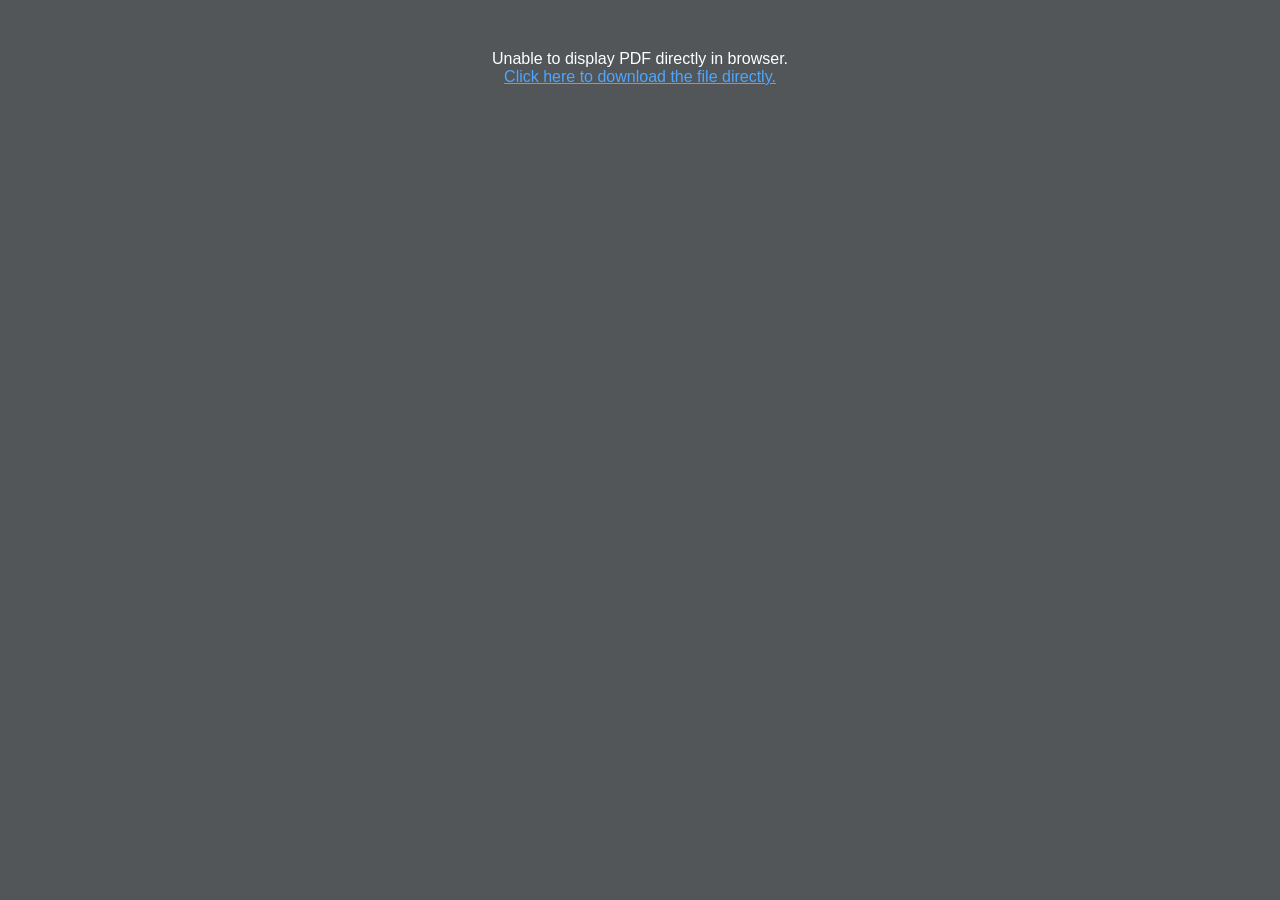
<file: docs/view-pdf.html>
<!DOCTYPE html>
<html lang="en">
  <head>
    <meta charset="UTF-8">
    <meta name="viewport" content="width=device-width, initial-scale=1.0">
    <!-- Corrected favicon path pointing up to root images directory -->
    <link rel="icon" type="image/png" href="../images/celta-favicon-512px.png">
    <title>CELTADeco — Services &amp; Presentation</title>
    <style>
      * { margin: 0; padding: 0; box-sizing: border-box; }
      html, body { width: 100%; height: 100%; overflow: hidden; background-color: #525659; }
      object { width: 100%; height: 100%; border: none; }
      .fallback-msg { color: #fff; text-align: center; padding-top: 50px; font-family: sans-serif; }
      .fallback-msg a { color: #4da6ff; }
    </style>
  </head>
  <body>
    <object id="pdf-object" data="" type="application/pdf">
      <div class="fallback-msg">
        <p>Unable to display PDF directly in browser.</p>
        <p><a id="fallback-link" href="#">Click here to download the file directly.</a></p>
      </div>
    </object>
    <script>
      const params = new URLSearchParams(window.location.search);
      const pdfFile = params.get('file');
      if (pdfFile) {
          document.getElementById('pdf-object').data = pdfFile;
          document.getElementById('fallback-link').href = pdfFile;
      }
    </script>
  </body>
</html>
</file>
<file: css/style.css>
/* ==========================================================================
   CELTADECO Core Architecture - CSS Design Tokens & Reset
   ========================================================================== */

:root {
    --bg-primary: #fcfcfc;
    --bg-secondary: #f5f5f3;
    --text-dark: #1a1a1a;
    --text-muted: #666666;
    --accent: #b5a48c;
    --accent-subtle: #a38f68;
    --font-sans: 'Helvetica Neue', Arial, sans-serif;
    --transition-smooth: all 0.3s cubic-bezier(0.25, 0.8, 0.25, 1);
}

* {
    box-sizing: border-box;
    margin: 0;
    padding: 0;
}

html {
    font-family: var(--font-sans);
    scroll-behavior: smooth;
    scroll-padding-top: 220px;
    background-color: var(--bg-primary);
    color: var(--text-dark);
    line-height: 1.6;
}

main {
    padding-top: 130px;
}

/* ==========================================================================
   Utility Classes
   ========================================================================== */

.text-justify { text-align: justify; }
.text-center { text-align: center; }

/* ==========================================================================
   Header & Navigation
   ========================================================================== */

.site-header {
    width: 100%;
    display: flex;
    justify-content: space-between;
    align-items: center;
    padding: 8px 24px;
    background-color: rgba(26, 26, 26, 0.95); 
    backdrop-filter: blur(12px);
    -webkit-backdrop-filter: blur(12px);
    border-bottom: 1px solid rgba(255, 255, 255, 0.1);
    box-shadow: 0 4px 10px rgba(0, 0, 0, 0.3);
    position: fixed;
    top: 0;
    left: 0;
    z-index: 1000;
    transition: transform 0.3s ease-in-out;
}

.site-header.nav-hidden {
    transform: translateY(-100%);
}

.header-container {
    display: flex;
    align-items: center;
    justify-content: space-between;
    width: 100%;
    max-width: 1400px;
    margin: 0 auto;
}

.logo-container {
    flex: 1;
    display: flex;
    justify-content: flex-start;
}

.header-logo {
    max-height: 150px;
    width: auto;
    display: block;
}

.hero-title-block {
    flex: 2;
    text-align: center;
    padding: 0 1rem;
}

.hero-title-block h1 {
    font-size: 1.75rem;
    margin: 0 0 4px 0;
    color: #fcfcfc;
    font-weight: 700;
    letter-spacing: -0.01em;
}

.hero-title-block .subtitle {
    font-size: 0.95rem;
    color: #d4c5b0;
    margin: 0 0 2px 0;
}

.hero-title-block .sub-subtitle {
    font-size: 0.8rem;
    color: #888888;
    margin: 0;
}

.main-nav {
    flex: 1;
    display: flex;
    justify-content: flex-end;
}

.main-nav ul {
    display: flex;
    flex-direction: row;
    flex-wrap: nowrap;
    align-items: center;
    gap: 1.5rem;
    list-style: none;
    margin: 0;
    padding: 0;
}

.main-nav a {
    text-decoration: none;
    color: #fcfcfc;
    text-transform: uppercase;
    white-space: nowrap;
    font-size: 0.85rem;
    letter-spacing: 0.05em;
    font-weight: 500;
    line-height: 1;
    transition: var(--transition-smooth);
}

.main-nav a:hover {
    color: #d4c5b0;
}

/* ==========================================================================
   Structural Layouts & Sections
   ========================================================================== */

.section-container {
    padding: 6rem 4% 3rem 4%;
}

.alternative-bg {
    background-color: var(--bg-secondary);
}

.section-header {
    margin-bottom: 4rem;
}

.tracer {
    display: block;
    font-size: 0.75rem;
    text-transform: uppercase;
    letter-spacing: 0.2em;
    color: var(--accent);
    margin-bottom: 0.5rem;
}

.split-layout {
    display: grid;
    grid-template-columns: repeat(auto-fit, minmax(300px, 1fr));
    gap: 4rem;
    align-items: center;
}

.media-block img {
    width: 100%;
    height: 350px;
    display: block;
    object-fit: cover;
    transition: var(--transition-smooth);
}

/* ==========================================================================
   Project List Accordion Architecture
   ========================================================================== */

.project-accordion-list {
    display: flex;
    flex-direction: column;
    border-top: 1px solid #e0e0e0;
}

.project-accordion-item {
    border-bottom: 1px solid #e0e0e0;
}

.project-list-trigger {
    display: flex;
    justify-content: space-between;
    align-items: center;
    padding: 2rem 0;
    cursor: pointer;
    list-style: none;
}

.project-list-trigger::-webkit-details-marker {
    display: none;
}

.trigger-meta {
    display: flex;
    flex-direction: column;
    gap: 0.25rem;
}

.project-title {
    font-size: 1.5rem;
    font-weight: 300;
    letter-spacing: -0.01em;
}

.project-loc {
    font-size: 0.85rem;
    color: var(--text-muted);
}

.accordion-arrow {
    font-size: 1.5rem;
    color: var(--accent);
    transition: transform 0.3s ease;
}

.project-accordion-item[open] .accordion-arrow {
    transform: rotate(45deg);
}

.project-drawer-wrapper {
    display: grid;
    grid-template-columns: 1fr 1fr;
    gap: 4rem;
    padding: 2rem 0 4rem 0;
    animation: fadeIn 0.4s cubic-bezier(0.25, 0.8, 0.25, 1);
}

.accordion-figure {
    position: relative; 
    max-height: 80vh;
    display: flex;
    justify-content: center;
    align-items: center;
    overflow: hidden;
}

.drawer-thumbnail-container {
    max-height: 80vh;
    overflow-y: auto;
    padding-right: 8px;
}

.drawer-thumbnail-container h4 {
    font-size: 0.8rem;
    text-transform: uppercase;
    letter-spacing: 0.1em;
    color: var(--text-muted);
    margin-bottom: 1.5rem;
}

.drawer-content-grid {
    display: grid;
    grid-template-columns: repeat(auto-fill, minmax(100px, 1fr));
    gap: 1rem;
    padding: 1rem 0;
}

.drawer-thumbnail {
    width: 100%;
    height: 80px;
    object-fit: cover;
    border-radius: 2px;
    cursor: pointer;
    transition: var(--transition-smooth);
}

.drawer-thumbnail:hover {
    opacity: 0.8;
}

.rotating-thumb {
    width: 280px;
    height: 240px;
    object-fit: cover;
    display: block;
    border-radius: 4px;
}

.img-scroll-container {
    width: 100%;
    height: 100%;
    overflow: hidden;
    position: relative;
    cursor: zoom-in;
    border: 1px solid #e0e0e0;
    background-color: #f9f9f9;
}

.main-showcase-img {
    max-height: 80vh;
    width: auto;
    object-fit: contain;
    display: block;
    transform-origin: center center;
    transition: transform 0.15s cubic-bezier(0.25, 0.8, 0.25, 1);
}

/* ==========================================================================
   Approach Table Refined Architecture
   ========================================================================== */

.table-responsive {
    width: 100%;
    overflow-x: auto;
    margin-top: 2.5rem;
    border-radius: 6px;
    box-shadow: 0 4px 20px rgba(0, 0, 0, 0.03);
    background: #ffffff;
    border: 1px solid rgba(0, 0, 0, 0.06);
}

.approach-table {
    width: 100%;
    border-collapse: collapse;
    text-align: left;
    font-size: 0.925rem;
    line-height: 1.65;
}

.approach-table thead tr {
    border-bottom: 2px solid var(--text-dark);
    background-color: #fafafa;
}

.approach-table th {
    padding: 1.2rem 1.5rem;
    text-transform: uppercase;
    font-size: 0.725rem;
    letter-spacing: 0.12em;
    font-weight: 700;
    color: var(--text-dark);
}

.approach-table tbody tr {
    transition: background-color 0.25s ease;
}

.approach-table tbody tr:hover {
    background-color: rgba(181, 164, 140, 0.05);
}

.approach-table td {
    padding: 1.75rem 1.5rem;
    border-bottom: 1px solid rgba(0, 0, 0, 0.06);
    vertical-align: top;
    color: var(--text-dark);
}

.approach-table tbody tr:last-child td {
    border-bottom: none;
}

.col-phase { width: 10%; }
.col-title { width: 28%; }
.col-details { width: 62%; }

.phase-badge {
    display: inline-block;
    font-size: 0.8rem;
    font-weight: 700;
    letter-spacing: 0.05em;
    color: var(--accent);
    background-color: rgba(181, 164, 140, 0.12);
    padding: 0.25rem 0.6rem;
    border-radius: 4px;
    border: 1px solid rgba(181, 164, 140, 0.25);
}

.phase-title {
    font-size: 1.05rem;
    font-weight: 600;
    color: var(--text-dark);
    letter-spacing: -0.01em;
}

/* Pill Tags for Deliverables */
.pill-group {
    display: flex;
    flex-wrap: wrap;
    gap: 0.5rem;
    margin-top: 0.85rem;
}

.spec-pill {
    font-size: 0.75rem;
    font-weight: 500;
    color: var(--text-dark);
    background-color: var(--bg-secondary);
    border: 1px solid rgba(0, 0, 0, 0.08);
    padding: 0.2rem 0.65rem;
    border-radius: 12px;
    letter-spacing: 0.02em;
}

/* ==========================================================================
   About / Bio Section
   ========================================================================== */

.bio-headline {
    font-size: 2rem;
    font-weight: 300;
    line-height: 1.3;
    margin: 0.5rem 0 1.5rem 0;
    color: var(--text-dark);
}

.bio-intro {
    font-size: 1.1rem;
}

.bio-social-links {
    display: flex;
    gap: 1rem;
    margin-top: 2rem;
}

.btn-social {
    display: inline-block;
    padding: 0.6rem 1.4rem;
    font-size: 0.8rem;
    text-transform: uppercase;
    letter-spacing: 0.08em;
    font-weight: 600;
    color: #ffffff;
    background-color: #1a1a1a;
    border: 1px solid #1a1a1a;
    text-decoration: none;
    transition: var(--transition-smooth);
}

.btn-social:hover {
    background-color: var(--accent);
    border-color: var(--accent);
    color: #ffffff;
}

.bio-portrait {
    width: 100%;
    max-width: 320px;
    height: auto;
    display: block;
    margin: 0 auto;
    border-radius: 2px;
}

/* ==========================================================================
   Contact Section Styles 
   ========================================================================== */

.contact-grid {
    display: grid;
    grid-template-columns: repeat(auto-fit, minmax(280px, 1fr));
    gap: 2.5rem;
    margin-top: 2rem;
}

.contact-card {
    background: #ffffff;
    border: 1px solid rgba(0, 0, 0, 0.08);
    border-radius: 8px;
    padding: 2rem;
    transition: border-color 0.3s ease;
}

.contact-card:hover {
    border-color: var(--accent);
}

.contact-card-heading {
    font-size: 1.25rem;
    font-weight: 600;
    margin-bottom: 1.5rem;
    color: var(--text-dark);
    text-transform: uppercase;
    letter-spacing: 0.05em;
}

.contact-list {
    list-style: none;
    padding: 0;
    margin: 0;
}

.contact-list li {
    display: flex;
    flex-direction: column;
    margin-bottom: 1.25rem;
}

.contact-list li:last-child {
    margin-bottom: 0;
}

.contact-label {
    font-size: 0.75rem;
    text-transform: uppercase;
    letter-spacing: 0.1em;
    color: #888;
    margin-bottom: 0.25rem;
}

.contact-link,
.contact-text {
    font-size: 1rem;
    color: var(--text-dark);
    text-decoration: none;
    transition: color 0.2s ease;
}

.contact-link:hover {
    color: var(--accent);
}

/* ==========================================================================
   Footer
   ========================================================================== */

.site-footer {
    padding: 2rem 4%;
    display: flex;
    flex-direction: column;
    align-items: center;
    justify-content: center;
    text-align: center;
    font-size: 0.8rem;
    color: #777777;
    background-color: rgba(26, 26, 26, 0.95);
    backdrop-filter: blur(10px);
    -webkit-backdrop-filter: blur(10px);
}

.footer-container {
    margin: 0 auto;
}

.footer-logo {
    height: 200px;
    width: auto;
    display: block;
    margin: 0 auto;
    object-fit: contain;
    filter: invert(1) brightness(2);
}

.site-footer .footer-info {
    margin-top: 1rem;
}

.site-footer p {
    font-size: 0.75rem;
    color: #777777;
    line-height: 1.4;
}

@keyframes fadeIn {
    from { opacity: 0; transform: translateY(-5px); }
    to { opacity: 1; transform: translateY(0); }
}

@media (max-width: 768px) {
    .header-container {
        flex-direction: column;
        gap: 1rem;
    }
    .logo-container, .main-nav {
        justify-content: center;
    }
    .project-drawer-wrapper {
        grid-template-columns: 1fr;
        gap: 2rem;
    }
    .approach-table th, 
    .approach-table td {
        padding: 1rem 0.75rem;
    }
    .col-phase { width: 12%; }
    .col-title { width: 33%; }
    .col-details { width: 55%; }
}

/* ---
   ==========================================================================
   PDF Download Callout Section
   ==========================================================================
   --- */

.pdf-download-card {
  margin-top: 3rem;
  padding: 2rem 2.5rem;
  background-color: var(--bg-secondary, #f5f5f3);
  border: 1px solid rgba(0, 0, 0, 0.08);
  border-left: 4px solid var(--text-dark, #1a1a1a);
  display: flex;
  align-items: center;
  justify-content: space-between;
  gap: 2rem;
}

.pdf-download-content {
  max-width: 600px;
}

.pdf-badge {
  display: inline-block;
  font-size: 0.75rem;
  text-transform: uppercase;
  letter-spacing: 0.1em;
  color: var(--text-muted, #666666);
  margin-bottom: 0.4rem;
  font-weight: 600;
}

.pdf-download-content h3 {
  font-size: 1.25rem;
  margin-bottom: 0.3rem;
  color: var(--text-dark, #1a1a1a);
}

.pdf-download-content p {
  font-size: 0.9rem;
  color: var(--text-muted, #666666);
  margin: 0;
  line-height: 1.4;
}

/* Button Styling */
.btn-pdf {
  display: inline-flex;
  align-items: center;
  gap: 0.6rem;
  padding: 0.85rem 1.6rem;
  background-color: var(--text-dark, #1a1a1a);
  color: #ffffff;
  text-decoration: none;
  font-size: 0.85rem;
  font-weight: 600;
  letter-spacing: 0.05em;
  text-transform: uppercase;
  border-radius: 2px;
  transition: background-color 0.25s ease, transform 0.2s ease;
  white-space: nowrap;
}

.btn-pdf:hover {
  background-color: var(--accent, #b5a48c);
  color: #ffffff;
  transform: translateY(-2px);
}

.btn-pdf svg {
  transition: transform 0.2s ease;
}

.btn-pdf:hover svg {
  transform: translateY(2px);
}

/* Responsive adjustment for mobile screens */
@media (max-width: 768px) {
  .pdf-download-card {
    flex-direction: column;
    align-items: flex-start;
    padding: 1.5rem;
    gap: 1.5rem;
  }
  
  .pdf-download-action {
    width: 100%;
  }

  .btn-pdf {
    width: 100%;
    justify-content: center;
  }
}

/* Dual Button Layout */
.pdf-download-action {
  display: flex;
  gap: 0.75rem;
  align-items: center;
  flex-wrap: wrap;
}

/* Secondary Button Variant (Outlined style for language distinction) */
.btn-pdf-secondary {
  background-color: transparent;
  color: var(--text-dark, #1a1a1a);
  border: 1px solid var(--text-dark, #1a1a1a);
}

.btn-pdf-secondary:hover {
  background-color: var(--text-dark, #1a1a1a);
  color: #ffffff;
  border-color: var(--text-dark, #1a1a1a);
}

/* Responsive adjustment for mobile screens */
@media (max-width: 768px) {
  .pdf-download-action {
    width: 100%;
    flex-direction: column;
  }

  .pdf-download-action .btn-pdf {
    width: 100%;
    justify-content: center;
  }
}
</file>
